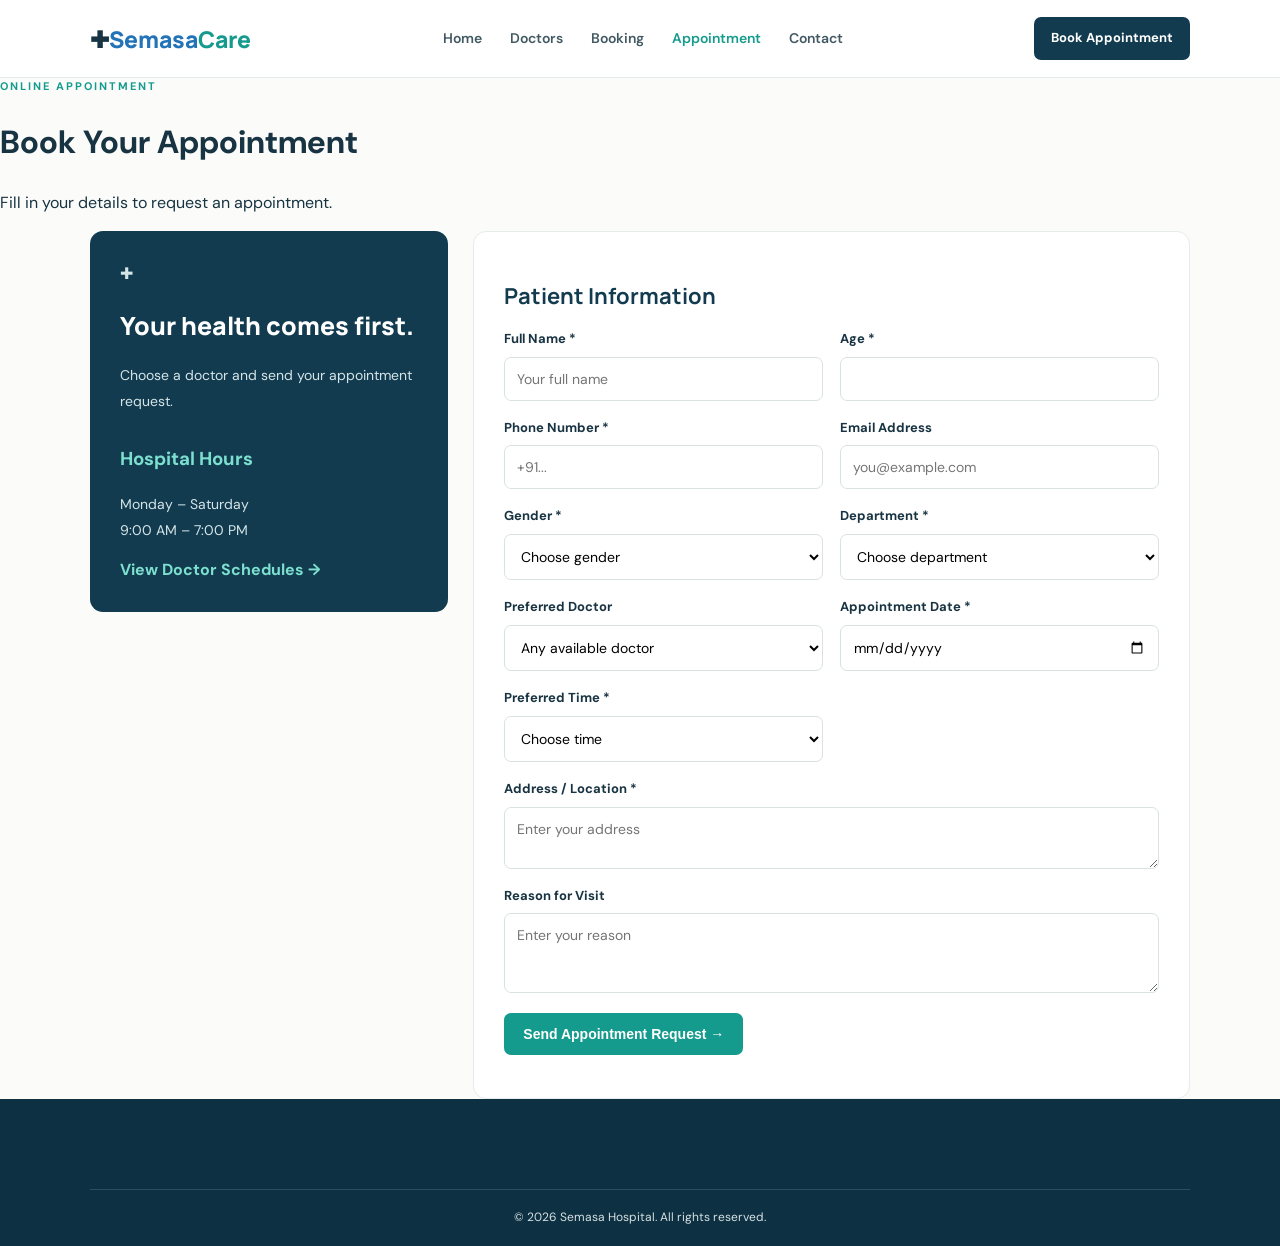
<file: appointment.html>
<!DOCTYPE html>
<html lang="en">
<head>
  <meta charset="UTF-8">
  <meta name="viewport" content="width=device-width, initial-scale=1.0">
  <title>Appointment | CarePoint Hospital</title>

  <link rel="stylesheet" href="style.css">
  <link rel="stylesheet" href="appointment.css">
  <script src="appointment.js" defer></script>
</head>
<body>

<header class="site-header">
  <a class="brand" href="index.html">
    ✚ <span class="care">Semasa</span><span class="point">Care</span>
  </a>

  <button class="menu-toggle">☰</button>

  <nav class="main-nav">
    <a href="index.html">Home</a>
    <a href="doctor.html">Doctors</a>
    <a href="booking.html">Booking</a>
    <a class="active" href="appointment.html">Appointment</a>
    <a href="contact.html">Contact</a>
  </nav>

  <a class="header-cta" href="appointment.html">Book Appointment</a>
</header>

<main class="inner-page">

  <div class="page-intro">
    <p class="eyebrow">ONLINE APPOINTMENT</p>
    <h1>Book Your Appointment</h1>
    <p>Fill in your details to request an appointment.</p>
  </div>

  <div class="appointment-layout">

    <aside class="appointment-aside">
      <span class="aside-icon">✚</span>
      <h2>Your health comes first.</h2>
      <p>Choose a doctor and send your appointment request.</p>

      <h3>Hospital Hours</h3>
      <p>Monday – Saturday<br>9:00 AM – 7:00 PM</p>

      <a class="text-link" href="doctor.html">
        View Doctor Schedules →
      </a>
    </aside>

    <form class="patient-form" id="appointmentForm">

      <h2>Patient Information</h2>

      <div class="form-grid">

        <label>Full Name *
          <input name="name" type="text"
                 placeholder="Your full name" required>
        </label>

        <label>Age *
          <input name="age" type="number"
                 min="1" max="120" required>
        </label>

        <label>Phone Number *
          <input name="phone" type="tel"
                 placeholder="+91..." required>
        </label>

        <label>Email Address
          <input name="email" type="email"
                 placeholder="you@example.com">
        </label>

        <label>Gender *
          <select name="gender" required>
            <option value="">Choose gender</option>
            <option>Male</option>
            <option>Female</option>
            <option>Other</option>
            <option>Prefer not to say</option>
          </select>
        </label>

        <label>Department *
          <select name="department" id="department" required>
            <option value="">Choose department</option>
            <option>General Medicine</option>
            <option>Cardiology</option>
            <option>Pediatrics</option>
            <option>Health Checkup</option>
          </select>
        </label>

        <label>Preferred Doctor
          <select name="doctor" id="doctor">
            <option value="">Any available doctor</option>
            <option>Dr. Priya Kumar</option>
            <option>Dr. Arun Raj</option>
            <option>Dr. Meena Devi</option>
          </select>
        </label>

        <label>Appointment Date *
          <input type="date" name="date"
                 id="appointmentDate" required>
        </label>

        <label>Preferred Time *
          <select name="time" required>
            <option value="">Choose time</option>
            <option>9:00 AM – 10:00 AM</option>
            <option>10:00 AM – 11:00 AM</option>
            <option>11:00 AM – 12:00 PM</option>
            <option>12:00 PM – 1:00 PM</option>
            <option>4:00 PM – 5:00 PM</option>
            <option>5:00 PM – 6:00 PM</option>
          </select>
        </label>

        <label class="full-width">Address / Location *
          <textarea name="address" rows="2"
                    placeholder="Enter your address" required></textarea>
        </label>

        <label class="full-width">Reason for Visit
          <textarea name="reason" rows="3"
                    placeholder="Enter your reason"></textarea>
        </label>

      </div>

      <button class="btn btn-primary submit-appointment" type="submit">
        Send Appointment Request →
      </button>

      <p id="appointmentMessage" role="status"></p>

    </form>
  </div>
</main>

<footer class="site-footer">
  <div class="footer-bottom">
    © 2026 Semasa Hospital. All rights reserved.
  </div>
</footer>

<script src="script.js"></script>
</body>
</html>
</file>
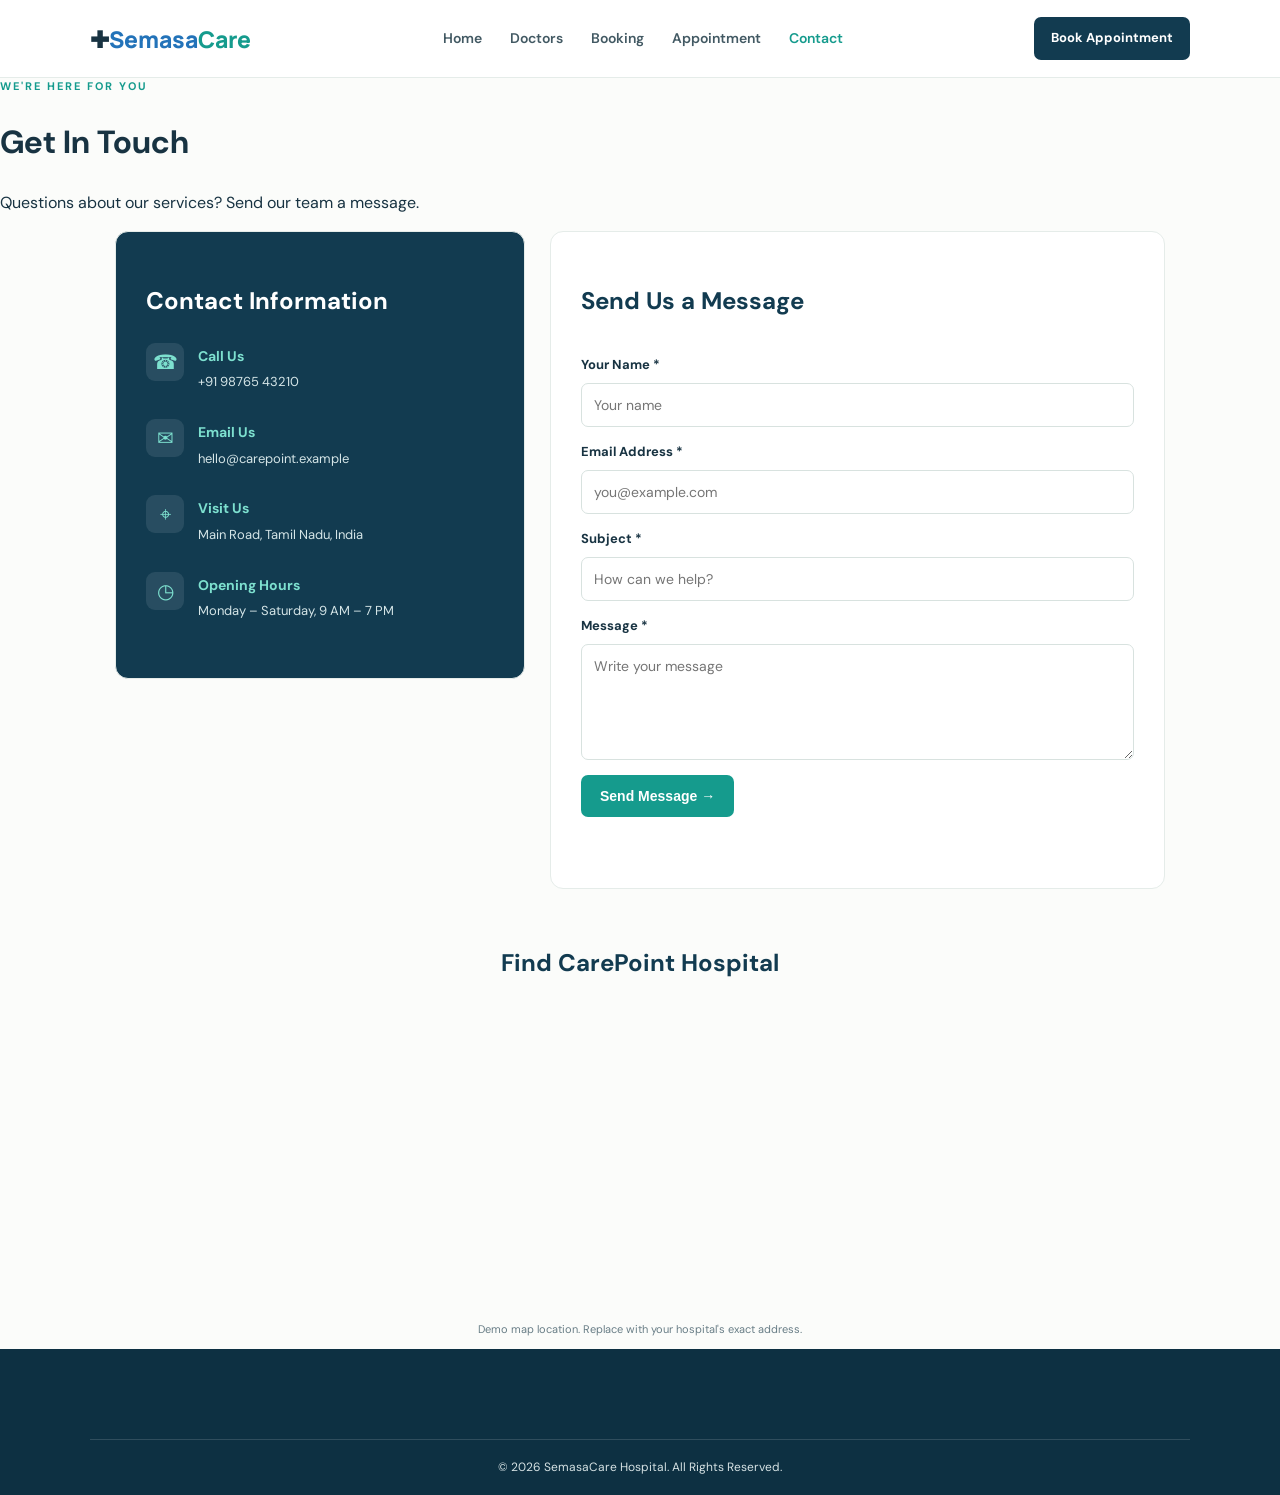
<file: contact.html>
<!DOCTYPE html>
<html lang="en">
<head>
  <meta charset="UTF-8">
  <meta name="viewport" content="width=device-width, initial-scale=1.0">
  <title>Contact | CarePoint Hospital</title>

  <link rel="stylesheet" href="style.css">
  <link rel="stylesheet" href="contact.css">
  <script src="contact.js" defer></script>
</head>
<body>

<header class="site-header">
  <a class="brand" href="index.html">
    ✚ <span class="care">Semasa</span><span class="point">Care</span>
  </a>

  <button class="menu-toggle">☰</button>

  <nav class="main-nav">
    <a href="index.html">Home</a>
    <a href="doctor.html">Doctors</a>
    <a href="booking.html">Booking</a>
    <a href="appointment.html">Appointment</a>
    <a class="active" href="contact.html">Contact</a>
  </nav>

  <a class="header-cta" href="appointment.html">Book Appointment</a>
</header>

<main class="inner-page">

  <div class="page-intro">
    <p class="eyebrow">WE'RE HERE FOR YOU</p>
    <h1>Get In Touch</h1>
    <p>Questions about our services? Send our team a message.</p>
  </div>

  <div class="contact-layout">

    <section class="contact-details">
      <h2>Contact Information</h2>

      <div class="contact-item">
        <span>☎</span>
        <div>
          <b>Call Us</b>
          <p>+91 98765 43210</p>
        </div>
      </div>

      <div class="contact-item">
        <span>✉</span>
        <div>
          <b>Email Us</b>
          <p>hello@carepoint.example</p>
        </div>
      </div>

      <div class="contact-item">
        <span>⌖</span>
        <div>
          <b>Visit Us</b>
          <p>Main Road, Tamil Nadu, India</p>
        </div>
      </div>

      <div class="contact-item">
        <span>◷</span>
        <div>
          <b>Opening Hours</b>
          <p>Monday – Saturday, 9 AM – 7 PM</p>
        </div>
      </div>
    </section>

    <form class="contact-form" id="contactForm">

      <h2>Send Us a Message</h2>

      <label>Your Name *
        <input name="name" required placeholder="Your name">
      </label>

      <label>Email Address *
        <input name="email" type="email"
               required placeholder="you@example.com">
      </label>

      <label>Subject *
        <input name="subject" required
               placeholder="How can we help?">
      </label>

      <label>Message *
        <textarea name="message" rows="5"
                  required placeholder="Write your message"></textarea>
      </label>

      <button class="btn btn-primary" type="submit">
        Send Message →
      </button>

      <p id="contactMessage" role="status"></p>

    </form>

  </div>

  <div class="map-wrap">
    <h2>Find CarePoint Hospital</h2>

    <iframe
      title="Map showing Tamil Nadu"
      src="https://www.google.com/maps?q=Tamil%20Nadu%20India&output=embed"
      loading="lazy">
    </iframe>

    <p class="map-note">
      Demo map location. Replace with your hospital's exact address.
    </p>
  </div>

</main>

<footer class="site-footer">
  <div class="footer-bottom">
    © 2026 SemasaCare Hospital. All Rights Reserved.
  </div>
</footer>

<script src="script.js"></script>
</body>
</html>
</file>
<file: style.css>
@import url('https://fonts.googleapis.com/css2?family=DM+Sans:wght@400;500;600;700&family=Manrope:wght@500;600;700;800&display=swap');

:root {
  --navy: #123b50;
  --teal: #159b8d;
  --mint: #dff3ef;
  --ink: #183342;
  --muted: #687d86;
  --paper: #fbfcfa;
  --line: #e5ece9;
}

* {
  box-sizing: border-box;
}

body {
  margin: 0;
  background: var(--paper);
  color: var(--ink);
  font-family: 'DM Sans', Arial, sans-serif;
  line-height: 1.6;
}

a {
  color: inherit;
}

.site-header {
  min-height: 78px;
  padding: 0 7%;
  display: flex;
  align-items: center;
  justify-content: space-between;
  background: white;
  position: sticky;
  top: 0;
  z-index: 20;
  border-bottom: 1px solid var(--line);
}

.brand {
  display: flex;
  align-items: center;
  text-decoration: none;
  font: 800 23px Manrope, sans-serif;
}

.brand-mark {
  color: var(--teal);
  margin-right: 7px;
}

.care {
  color: #2373b9;
}

.point {
  color: #159b8d;
}

.brand small {
  font: 700 9px 'DM Sans';
  letter-spacing: 2px;
  color: var(--muted);
  margin: 19px 0 0 -105px;
}

.main-nav {
  display: flex;
  gap: 28px;
}

.main-nav a {
  text-decoration: none;
  color: #425963;
  font-size: 14px;
  font-weight: 600;
}

.main-nav a:hover,
.main-nav a.active {
  color: var(--teal);
}

.header-cta,
.btn {
  display: inline-flex;
  align-items: center;
  justify-content: center;
  gap: 12px;
  text-decoration: none;
  border-radius: 7px;
  font-weight: 700;
}

.header-cta {
  background: var(--navy);
  color: white;
  padding: 11px 17px;
  font-size: 13px;
}

.menu-toggle {
  display: none;
  border: 0;
  background: none;
  font-size: 25px;
  color: var(--navy);
}

.hero {
  padding: 72px 7% 78px;
  display: grid;
  grid-template-columns: 1fr 1.02fr;
  gap: 55px;
  align-items: center;
  background: #f5f8f5;
}

.eyebrow {
  font-size: 11px;
  letter-spacing: 2px;
  color: var(--teal);
  font-weight: 700;
  margin: 0 0 13px;
}

.hero h1 {
  font: 800 clamp(42px, 5vw, 66px)/1.08 Manrope, sans-serif;
  color: var(--navy);
  margin: 0 0 20px;
}

.hero h1 span,
.about-copy h2 span {
  color: var(--teal);
}

.hero-text {
  max-width: 500px;
  color: var(--muted);
  font-size: 16px;
}

.hero-actions {
  display: flex;
  gap: 12px;
  flex-wrap: wrap;
  margin: 28px 0;
}

.btn {
  padding: 13px 19px;
  font-size: 14px;
}

.btn-primary {
  background: var(--teal);
  color: white;
}

.btn-light {
  background: white;
  color: var(--navy);
  border: 1px solid var(--line);
}

.hero-proof {
  display: flex;
  align-items: center;
  gap: 12px;
  color: var(--muted);
  font-size: 12px;
}

.proof-icon {
  background: var(--mint);
  color: var(--teal);
  border-radius: 50%;
  width: 22px;
  height: 22px;
  text-align: center;
}

.hero-visual {
  position: relative;
}

.hero-visual > img {
  width: 100%;
  height: 420px;
  object-fit: cover;
  border-radius: 18px 18px 80px 18px;
}

.floating-card {
  position: absolute;
  bottom: 22px;
  left: -25px;
  background: white;
  padding: 15px 19px;
  border-radius: 10px;
  box-shadow: 0 12px 35px #123b5020;
  display: flex;
  align-items: center;
  gap: 12px;
}

.floating-icon {
  background: var(--mint);
  color: var(--teal);
  padding: 10px;
  border-radius: 9px;
}

.floating-card strong,
.floating-card small {
  display: block;
}

.trust-strip {
  background: var(--navy);
  color: white;
  display: grid;
  grid-template-columns: repeat(4, 1fr);
  padding: 22px 8%;
  text-align: center;
}

.trust-strip strong,
.trust-strip span {
  display: block;
}

.trust-strip strong {
  font-size: 25px;
  color: #7de0cf;
}

.section {
  padding: 85px 7%;
}

.about-section {
  display: grid;
  grid-template-columns: 1fr 1fr;
  gap: 75px;
  align-items: center;
}

.about-image img {
  width: 100%;
  height: 370px;
  object-fit: cover;
  border-radius: 14px;
}

.about-copy h2,
.section-heading h2,
.cta-band h2 {
  font: 800 35px/1.2 Manrope;
  color: var(--navy);
}

.check-list {
  list-style: none;
  padding: 0;
}

.check-list li {
  margin: 11px 0;
}

.check-list li:before {
  content: '✓';
  color: var(--teal);
  margin-right: 10px;
}

.text-link {
  color: var(--teal);
  font-weight: 700;
  text-decoration: none;
}

.services-section {
  background: #f3f8f6;
}

.section-heading {
  text-align: center;
  max-width: 650px;
  margin: 0 auto 38px;
}

.service-grid {
  display: grid;
  grid-template-columns: repeat(4, 1fr);
  gap: 18px;
}

.service-card {
  background: white;
  padding: 25px 22px;
  border: 1px solid var(--line);
  border-radius: 12px;
}

.service-icon {
  color: var(--teal);
  font-size: 23px;
}

.insurance-section {
  padding: 75px 7%;
}

.insurance-logos {
  display: grid;
  grid-template-columns: repeat(4, 1fr);
  gap: 18px;
}

.insurance-logo {
  display: flex;
  align-items: center;
  justify-content: center;
  gap: 10px;
  padding: 22px;
  background: white;
  border: 1px solid var(--line);
  border-radius: 10px;
}

.ins-symbol {
  color: var(--teal);
  font-size: 25px;
}

.insurance-note {
  text-align: center;
  color: #89989c;
  font-size: 11px;
}

.cta-band {
  margin: 0 7% 75px;
  padding: 35px 45px;
  background: var(--navy);
  border-radius: 14px;
  color: white;
  display: flex;
  align-items: center;
  justify-content: space-between;
}

.cta-band h2 {
  color: white;
}

.btn-white {
  background: white;
  color: var(--navy);
}

.site-footer {
  background: #0d3042;
  color: #d5e1e3;
  padding: 55px 7% 0;
}

.footer-grid {
  display: grid;
  grid-template-columns: 1.5fr 1fr 1fr 1.2fr;
  gap: 35px;
}

.footer-brand {
  color: white;
}

.footer-grid h3 {
  color: #7de0cf;
}

.footer-grid a {
  display: block;
  text-decoration: none;
  font-size: 13px;
  margin: 9px 0;
}

.footer-bottom {
  margin-top: 35px;
  border-top: 1px solid #ffffff24;
  padding: 18px 0;
  text-align: center;
  font-size: 12px;
}

@media(max-width: 900px) {
  .main-nav { gap: 14px; }
  .service-grid { grid-template-columns: repeat(2, 1fr); }
  .footer-grid { grid-template-columns: repeat(2, 1fr); }
}

@media(max-width: 650px) {
  .site-header {
    padding: 14px 5%;
    flex-wrap: wrap;
  }

  .menu-toggle { display: block; }

  .main-nav {
    display: none;
    order: 4;
    width: 100%;
    flex-direction: column;
    padding: 15px 0;
  }

  .main-nav.open { display: flex; }

  .hero,
  .about-section {
    grid-template-columns: 1fr;
  }

  .hero { padding: 48px 6%; }

  .hero-visual > img { height: 290px; }

  .trust-strip {
    grid-template-columns: repeat(2, 1fr);
    gap: 18px;
  }

  .section { padding: 58px 6%; }

  .service-grid,
  .insurance-logos {
    grid-template-columns: repeat(2, 1fr);
  }

  .cta-band {
    margin: 0 5% 50px;
    padding: 27px;
    display: block;
  }

  .footer-grid {
    grid-template-columns: 1fr 1fr;
  }
}

@media(max-width: 420px) {
  .service-grid,
  .insurance-logos,
  .footer-grid {
    grid-template-columns: 1fr;
  }

  .header-cta { display: none; }
}
</file>
<file: appointment.css>
.appointment-layout {
  max-width: 1100px;
  margin: auto;
  display: grid;
  grid-template-columns: .75fr 1.5fr;
  gap: 25px;
  align-items: start;
}

.appointment-aside {
  background: var(--navy);
  color: #d5e5e7;
  padding: 30px;
  border-radius: 13px;
}

.appointment-aside h2 {
  font: 800 25px Manrope;
  color: white;
}

.appointment-aside h3 {
  color: #7de0cf;
  margin-top: 30px;
}

.appointment-aside p {
  font-size: 14px;
  line-height: 1.8;
}

.appointment-aside .text-link {
  color: #7de0cf;
}

.patient-form {
  background: white;
  padding: 30px;
  border: 1px solid var(--line);
  border-radius: 13px;
}

.patient-form h2 {
  font: 700 22px Manrope;
  color: var(--navy);
}

.form-grid {
  display: grid;
  grid-template-columns: 1fr 1fr;
  gap: 17px;
}

.form-grid label {
  display: flex;
  flex-direction: column;
  gap: 7px;
  font-size: 13px;
  font-weight: 700;
}

.form-grid input,
.form-grid select,
.form-grid textarea {
  width: 100%;
  padding: 12px;
  border: 1px solid #d8e2df;
  border-radius: 7px;
  background: white;
  font: 14px 'DM Sans', sans-serif;
}

.form-grid input:focus,
.form-grid select:focus,
.form-grid textarea:focus {
  outline: 2px solid #9adbd0;
  border-color: var(--teal);
}

.full-width {
  grid-column: 1 / -1;
}

.submit-appointment {
  border: 0;
  cursor: pointer;
  margin-top: 20px;
}

#appointmentMessage {
  color: #087c72;
  font-weight: 700;
  font-size: 13px;
}

@media(max-width:800px) {
  .appointment-layout {
    grid-template-columns: 1fr;
  }
}

@media(max-width:520px) {
  .form-grid {
    grid-template-columns: 1fr;
  }

  .full-width {
    grid-column: auto;
  }
}
</file>
<file: contact.css>
.contact-layout {
  max-width: 1050px;
  margin: auto;
  display: grid;
  grid-template-columns: .8fr 1.2fr;
  gap: 25px;
  align-items: start;
}

.contact-details,
.contact-form {
  background: white;
  border: 1px solid var(--line);
  border-radius: 13px;
  padding: 30px;
}

.contact-details {
  background: var(--navy);
  color: #d9e6e7;
}

.contact-details h2 {
  color: white;
}

.contact-form h2,
.map-wrap h2 {
  color: var(--navy);
}

.contact-item {
  display: flex;
  gap: 14px;
  margin: 22px 0;
  align-items: flex-start;
}

.contact-item > span {
  width: 38px;
  height: 38px;
  display: grid;
  place-items: center;
  background: #ffffff18;
  color: #7de0cf;
  border-radius: 9px;
  font-size: 20px;
}

.contact-item b {
  font-size: 14px;
  color: #7de0cf;
}

.contact-item p {
  font-size: 13px;
  margin: 4px 0;
  color: #d5e5e7;
}

.contact-form {
  display: grid;
  gap: 15px;
}

.contact-form label {
  display: grid;
  gap: 7px;
  font-size: 13px;
  font-weight: 700;
}

.contact-form input,
.contact-form textarea {
  width: 100%;
  padding: 12px;
  border: 1px solid #d8e2df;
  border-radius: 7px;
  font: 14px 'DM Sans', sans-serif;
}

.contact-form button {
  border: 0;
  cursor: pointer;
  justify-self: start;
}

.contact-form #contactMessage {
  font-size: 13px;
  color: #087c72;
  font-weight: 700;
}

.map-wrap {
  max-width: 1050px;
  margin: 55px auto 0;
}

.map-wrap h2 {
  text-align: center;
}

.map-wrap iframe {
  width: 100%;
  height: 300px;
  border: 0;
  border-radius: 12px;
}

.map-note {
  text-align: center;
  color: var(--muted);
  font-size: 11px;
}

@media(max-width:750px) {
  .contact-layout {
    grid-template-columns: 1fr;
  }
}
</file>
